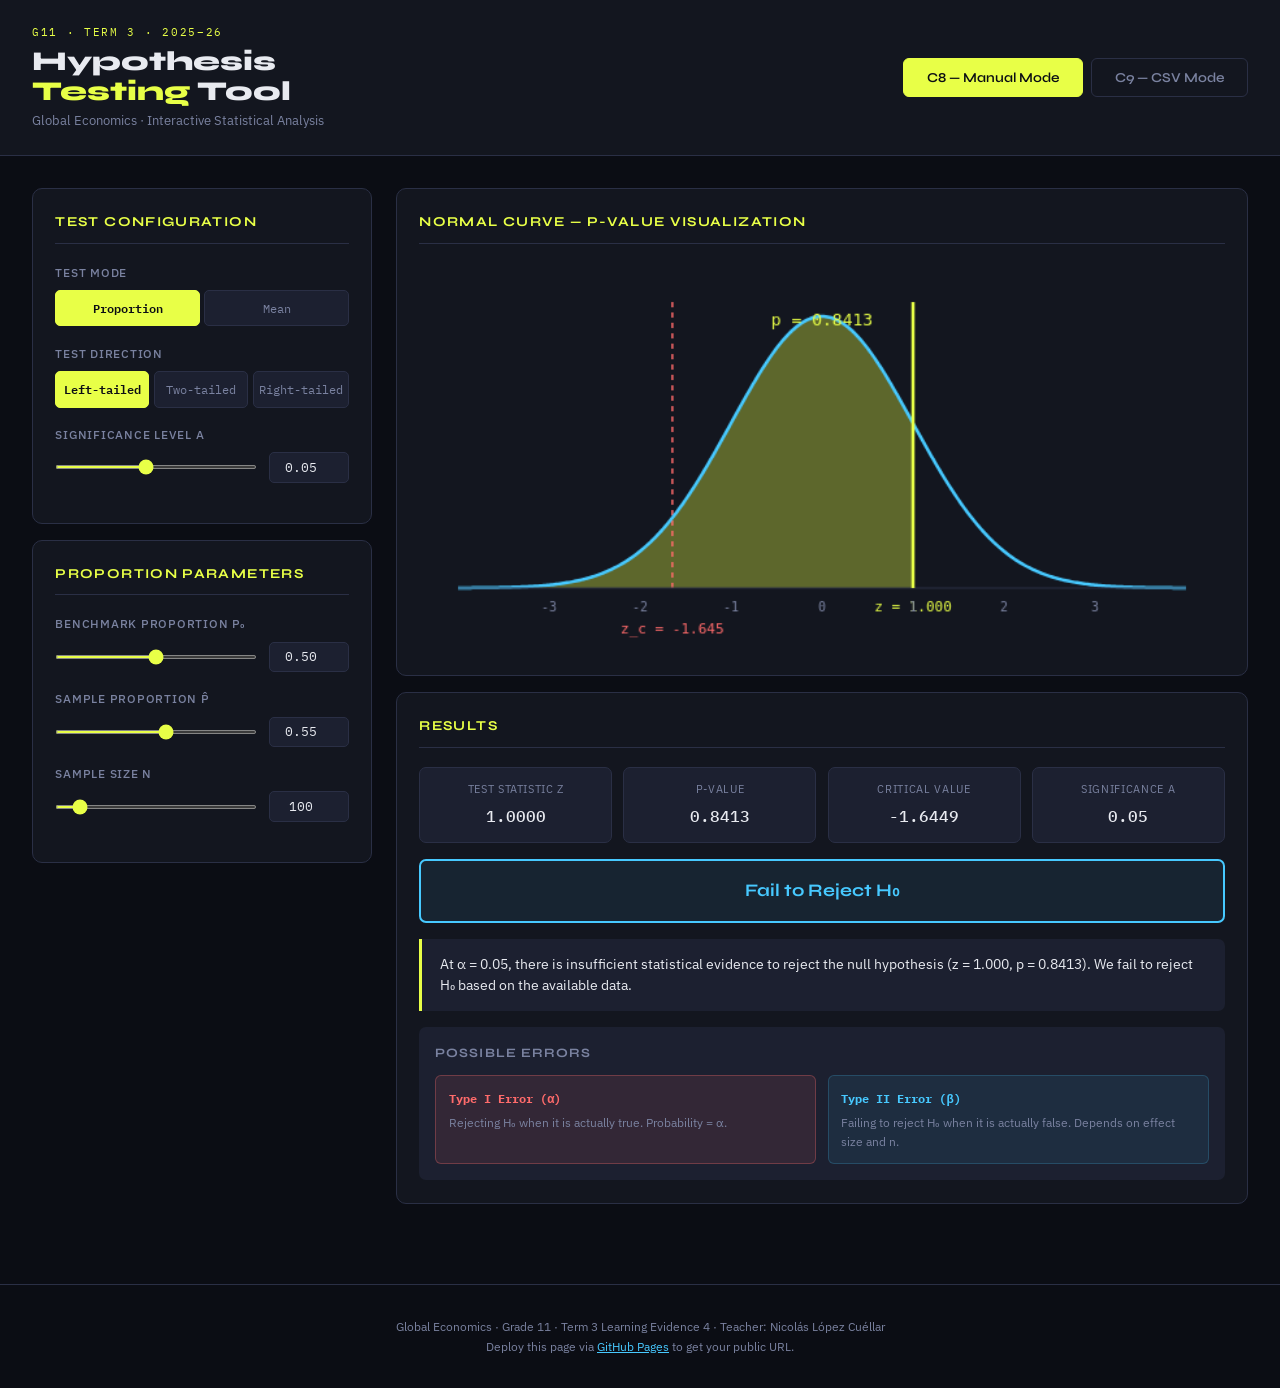
<file: index.html>
<!DOCTYPE html>
<html lang="en">
<head>
<meta charset="UTF-8"/>
<meta name="viewport" content="width=device-width, initial-scale=1.0"/>
<title>Hypothesis Testing Tool — Global Economics G11</title>
<link href="https://fonts.googleapis.com/css2?family=Syne:wght@400;600;700;800&family=IBM+Plex+Mono:wght@400;500&family=IBM+Plex+Sans:wght@300;400;500&display=swap" rel="stylesheet"/>
<link rel="stylesheet" href="style.css"/>
</head>
<body>

<header>
  <div class="header-inner">
    <div class="logo-block">
      <span class="logo-tag">G11 · Term 3 · 2025–26</span>
      <h1>Hypothesis<br/><em>Testing</em> Tool</h1>
      <p class="subtitle">Global Economics · Interactive Statistical Analysis</p>
    </div>
    <nav class="tab-nav">
      <button class="tab-btn active" data-tab="c8">C8 — Manual Mode</button>
      <button class="tab-btn" data-tab="c9">C9 — CSV Mode</button>
    </nav>
  </div>
</header>

<!-- ═══════════════════════ C8 PANEL ═══════════════════════ -->
<main id="tab-c8" class="tab-panel active">
  <div class="panel-grid">

    <!-- LEFT: controls -->
    <aside class="controls-col">
      <section class="card">
        <h2 class="card-title">Test Configuration</h2>

        <div class="field-group">
          <label>Test Mode</label>
          <div class="toggle-group" id="modeToggle">
            <button class="toggle-btn active" data-mode="proportion">Proportion</button>
            <button class="toggle-btn" data-mode="mean">Mean</button>
          </div>
        </div>

        <div class="field-group">
          <label>Test Direction</label>
          <div class="toggle-group" id="tailToggle">
            <button class="toggle-btn active" data-tail="left">Left-tailed</button>
            <button class="toggle-btn" data-tail="two">Two-tailed</button>
            <button class="toggle-btn" data-tail="right">Right-tailed</button>
          </div>
        </div>

        <div class="field-group">
          <label>Significance Level α</label>
          <div class="slider-row">
            <input type="range" id="alphaSlider" min="0.01" max="0.10" step="0.01" value="0.05"/>
            <input type="number" id="alphaBox" min="0.01" max="0.10" step="0.01" value="0.05"/>
          </div>
        </div>
      </section>

      <!-- PROPORTION PARAMS -->
      <section class="card" id="proportionParams">
        <h2 class="card-title">Proportion Parameters</h2>

        <div class="field-group">
          <label>Benchmark Proportion p₀</label>
          <div class="slider-row">
            <input type="range" id="p0Slider" min="0.01" max="0.99" step="0.01" value="0.50"/>
            <input type="number" id="p0Box" min="0.01" max="0.99" step="0.01" value="0.50"/>
          </div>
        </div>

        <div class="field-group">
          <label>Sample Proportion p̂</label>
          <div class="slider-row">
            <input type="range" id="phatSlider" min="0.01" max="0.99" step="0.01" value="0.55"/>
            <input type="number" id="phatBox" min="0.01" max="0.99" step="0.01" value="0.55"/>
          </div>
        </div>

        <div class="field-group">
          <label>Sample Size n</label>
          <div class="slider-row">
            <input type="range" id="nPropSlider" min="10" max="1000" step="1" value="100"/>
            <input type="number" id="nPropBox" min="10" max="1000" step="1" value="100"/>
          </div>
        </div>
      </section>

      <!-- MEAN PARAMS -->
      <section class="card hidden" id="meanParams">
        <h2 class="card-title">Mean Parameters</h2>

        <div class="field-group">
          <label>Benchmark Mean μ₀</label>
          <div class="slider-row">
            <input type="range" id="mu0Slider" min="0" max="200" step="0.5" value="100"/>
            <input type="number" id="mu0Box" min="0" max="200" step="0.5" value="100"/>
          </div>
        </div>

        <div class="field-group">
          <label>Sample Mean x̄</label>
          <div class="slider-row">
            <input type="range" id="xbarSlider" min="0" max="200" step="0.5" value="105"/>
            <input type="number" id="xbarBox" min="0" max="200" step="0.5" value="105"/>
          </div>
        </div>

        <div class="field-group">
          <label>Standard Deviation / SE σ</label>
          <div class="slider-row">
            <input type="range" id="sigmaSlider" min="1" max="50" step="0.5" value="15"/>
            <input type="number" id="sigmaBox" min="1" max="50" step="0.5" value="15"/>
          </div>
        </div>

        <div class="field-group">
          <label>Sample Size n</label>
          <div class="slider-row">
            <input type="range" id="nMeanSlider" min="2" max="500" step="1" value="50"/>
            <input type="number" id="nMeanBox" min="2" max="500" step="1" value="50"/>
          </div>
        </div>
      </section>
    </aside>

    <!-- RIGHT: output -->
    <div class="output-col">
      <section class="card chart-card">
        <h2 class="card-title">Normal Curve — p-value Visualization</h2>
        <canvas id="normalCanvas" width="620" height="300"></canvas>
      </section>

      <section class="card results-card">
        <h2 class="card-title">Results</h2>
        <div class="results-grid" id="resultsGrid">
          <div class="stat-box"><span class="stat-label">Test Statistic z</span><span class="stat-val" id="resZ">—</span></div>
          <div class="stat-box"><span class="stat-label">p-value</span><span class="stat-val" id="resPval">—</span></div>
          <div class="stat-box"><span class="stat-label">Critical Value</span><span class="stat-val" id="resCrit">—</span></div>
          <div class="stat-box"><span class="stat-label">Significance α</span><span class="stat-val" id="resAlpha">—</span></div>
        </div>
        <div class="decision-box" id="decisionBox">
          <span class="decision-label" id="decisionLabel">—</span>
        </div>
        <div class="conclusion-box" id="conclusionBox">
          <p id="conclusionText">Adjust parameters to see the conclusion.</p>
        </div>
        <div class="error-box">
          <h3>Possible Errors</h3>
          <div class="error-grid">
            <div class="error-item type1"><strong>Type I Error (α)</strong><p>Rejecting H₀ when it is actually true. Probability = α.</p></div>
            <div class="error-item type2"><strong>Type II Error (β)</strong><p>Failing to reject H₀ when it is actually false. Depends on effect size and n.</p></div>
          </div>
        </div>
      </section>
    </div>

  </div>
</main>

<!-- ═══════════════════════ C9 PANEL ═══════════════════════ -->
<main id="tab-c9" class="tab-panel">
  <div class="panel-grid">

    <aside class="controls-col">
      <section class="card">
        <h2 class="card-title">Upload CSV Data</h2>
        <div class="upload-zone" id="uploadZone">
          <input type="file" id="csvFile" accept=".csv"/>
          <div class="upload-ui">
            <svg width="40" height="40" viewBox="0 0 24 24" fill="none" stroke="currentColor" stroke-width="1.5"><path d="M21 15v4a2 2 0 0 1-2 2H5a2 2 0 0 1-2-2v-4"/><polyline points="17 8 12 3 7 8"/><line x1="12" y1="3" x2="12" y2="15"/></svg>
            <p>Drop CSV file here or <label for="csvFile" class="link-label">browse</label></p>
            <small>Use the provided example files to test</small>
          </div>
        </div>

        <div class="example-downloads">
          <p class="example-label">Example files:</p>
          <button class="dl-btn" id="dlMean">⬇ Download Mean Example CSV</button>
          <button class="dl-btn" id="dlProp">⬇ Download Proportion Example CSV</button>
        </div>
      </section>

      <section class="card hidden" id="csvConfigCard">
        <h2 class="card-title">Configure Test</h2>

        <div class="field-group" id="colSelectGroup">
          <label>Group Column</label>
          <select id="groupColSelect"></select>
        </div>

        <div class="field-group" id="valueColGroup">
          <label>Value Column</label>
          <select id="valueColSelect"></select>
        </div>

        <div class="field-group" id="groupAGroup">
          <label>Benchmark Group (H₀)</label>
          <select id="groupASelect"></select>
        </div>

        <div class="field-group" id="groupBGroup">
          <label>Test Group (H₁)</label>
          <select id="groupBSelect"></select>
        </div>

        <div class="field-group">
          <label>Test Direction</label>
          <div class="toggle-group" id="csvTailToggle">
            <button class="toggle-btn active" data-tail="left">Left</button>
            <button class="toggle-btn" data-tail="two">Two</button>
            <button class="toggle-btn" data-tail="right">Right</button>
          </div>
        </div>

        <div class="field-group">
          <label>Significance Level α</label>
          <div class="slider-row">
            <input type="range" id="csvAlphaSlider" min="0.01" max="0.10" step="0.01" value="0.05"/>
            <input type="number" id="csvAlphaBox" min="0.01" max="0.10" step="0.01" value="0.05"/>
          </div>
        </div>

        <button class="run-btn" id="runCsvTest">Run Hypothesis Test</button>
      </section>
    </aside>

    <div class="output-col">
      <section class="card" id="csvSummaryCard">
        <h2 class="card-title">Group Summary Statistics</h2>
        <div id="csvSummary"><p class="placeholder">Upload a CSV to see summary statistics.</p></div>
      </section>

      <section class="card chart-card hidden" id="csvChartCard">
        <h2 class="card-title">Normal Curve — p-value Visualization</h2>
        <canvas id="csvCanvas" width="620" height="300"></canvas>
      </section>

      <section class="card results-card hidden" id="csvResultsCard">
        <h2 class="card-title">Test Results</h2>
        <div class="results-grid" id="csvResultsGrid">
          <div class="stat-box"><span class="stat-label">Test Statistic z</span><span class="stat-val" id="csvResZ">—</span></div>
          <div class="stat-box"><span class="stat-label">p-value</span><span class="stat-val" id="csvResPval">—</span></div>
          <div class="stat-box"><span class="stat-label">Critical Value</span><span class="stat-val" id="csvResCrit">—</span></div>
          <div class="stat-box"><span class="stat-label">Significance α</span><span class="stat-val" id="csvResAlpha">—</span></div>
        </div>
        <div class="decision-box" id="csvDecisionBox">
          <span class="decision-label" id="csvDecisionLabel">—</span>
        </div>
        <div class="conclusion-box" id="csvConclusionBox">
          <p id="csvConclusionText">—</p>
        </div>
      </section>
    </div>

  </div>
</main>

<footer>
  <p>Global Economics · Grade 11 · Term 3 Learning Evidence 4 · Teacher: Nicolás López Cuéllar</p>
  <p>Deploy this page via <a href="https://pages.github.com/" target="_blank">GitHub Pages</a> to get your public URL.</p>
</footer>

<script src="app.js"></script>
</body>
</html>
</file>
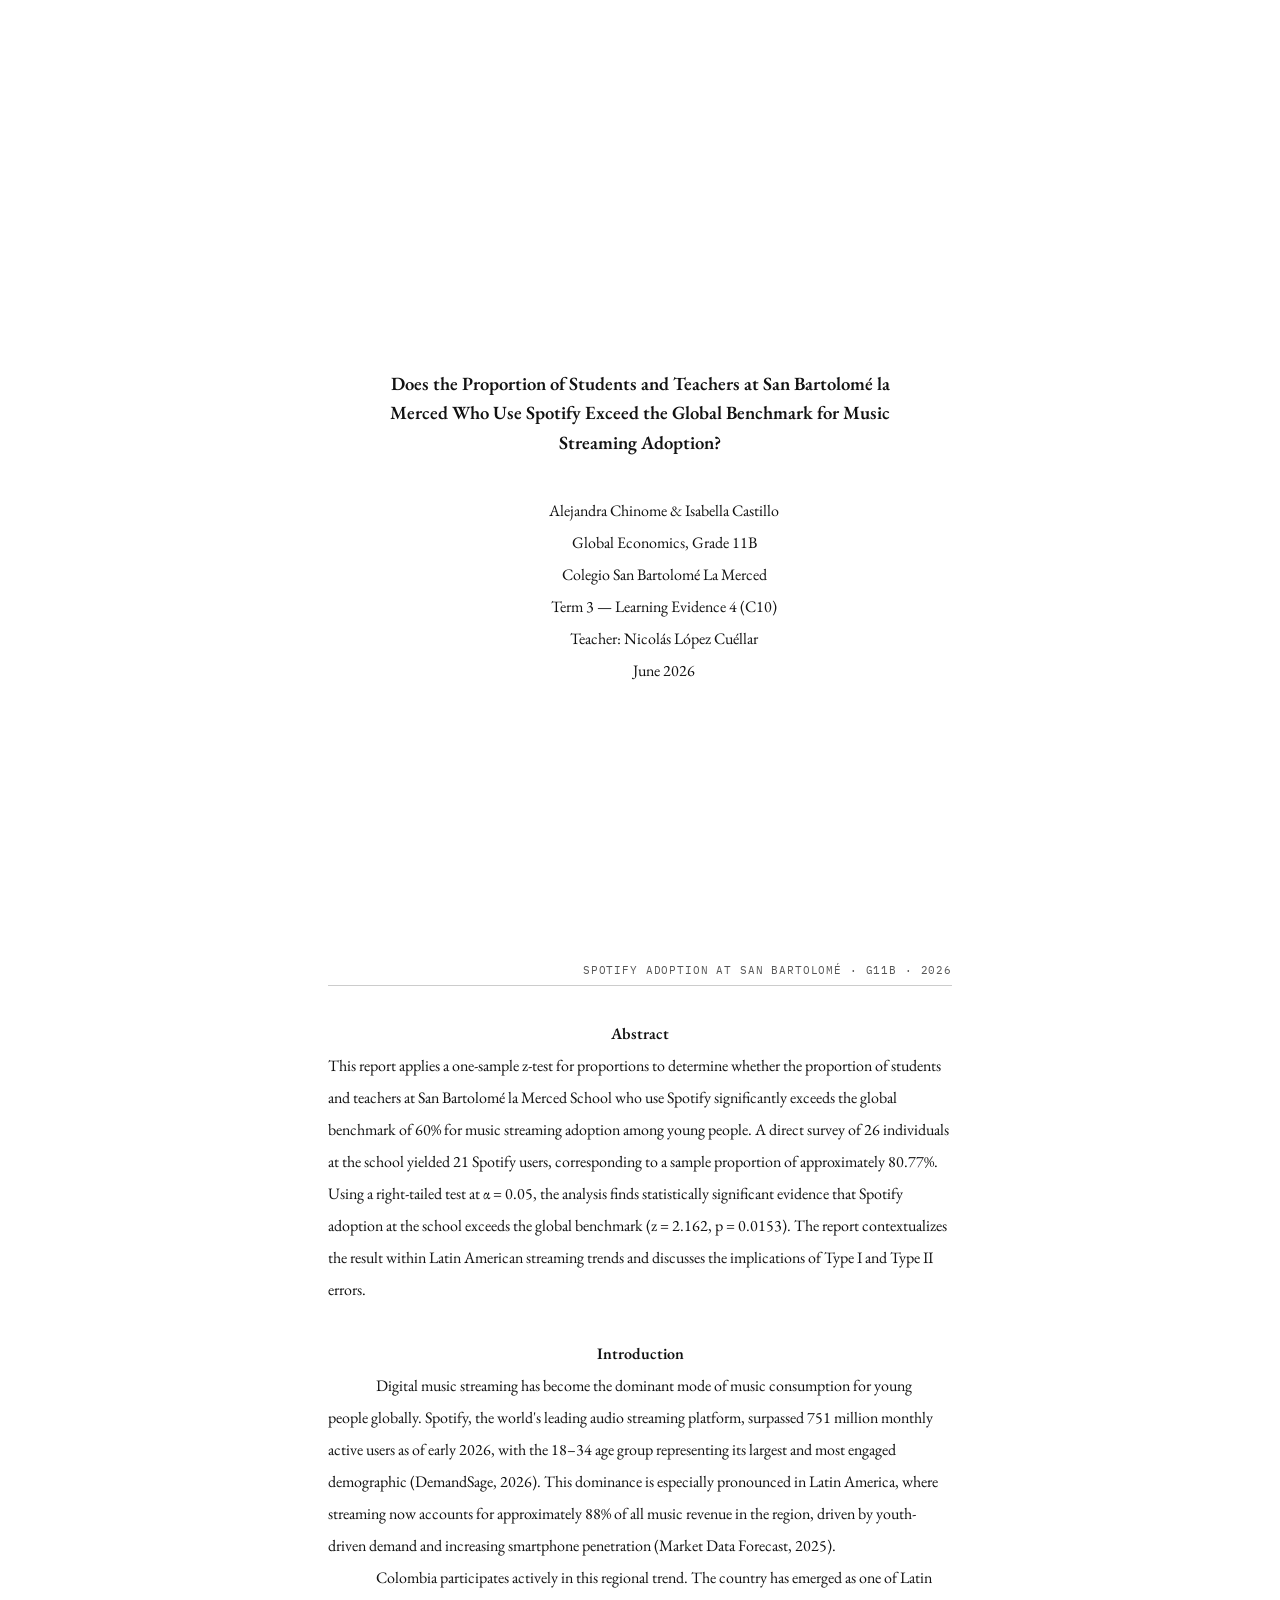
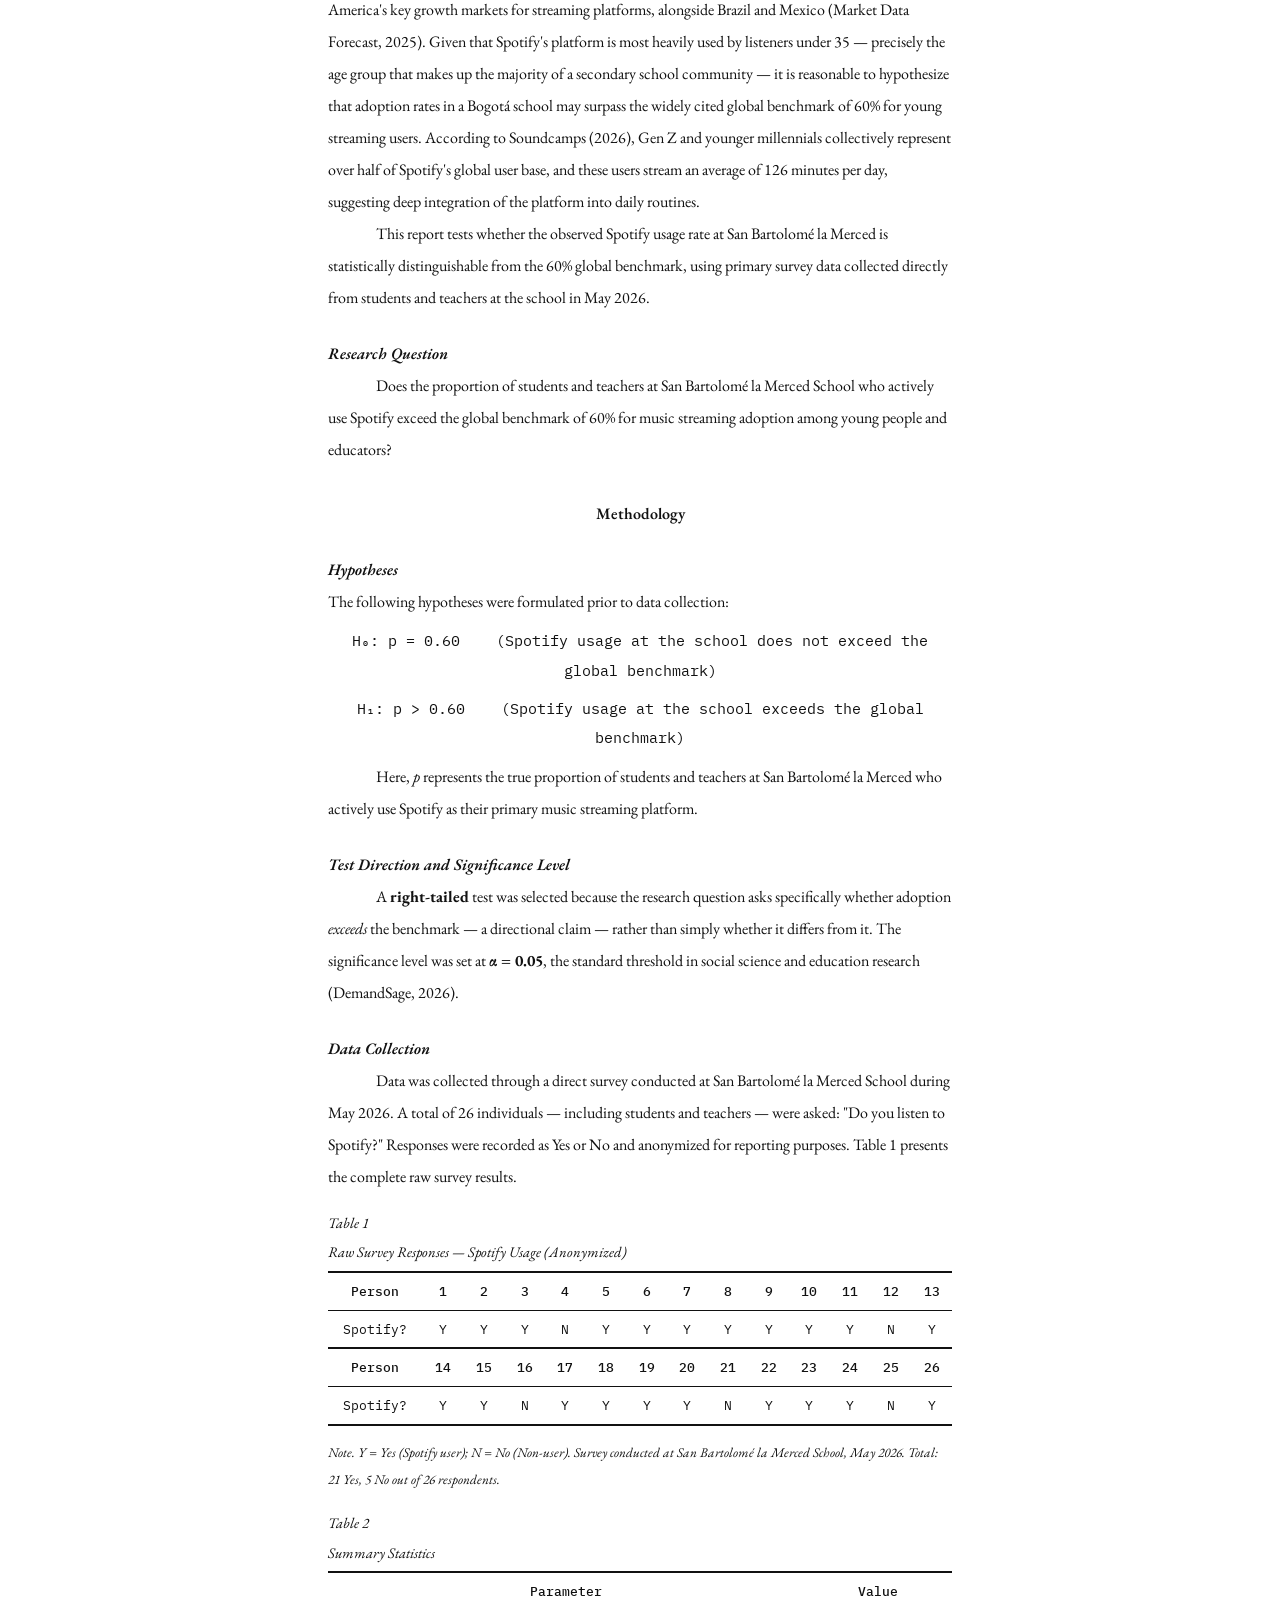
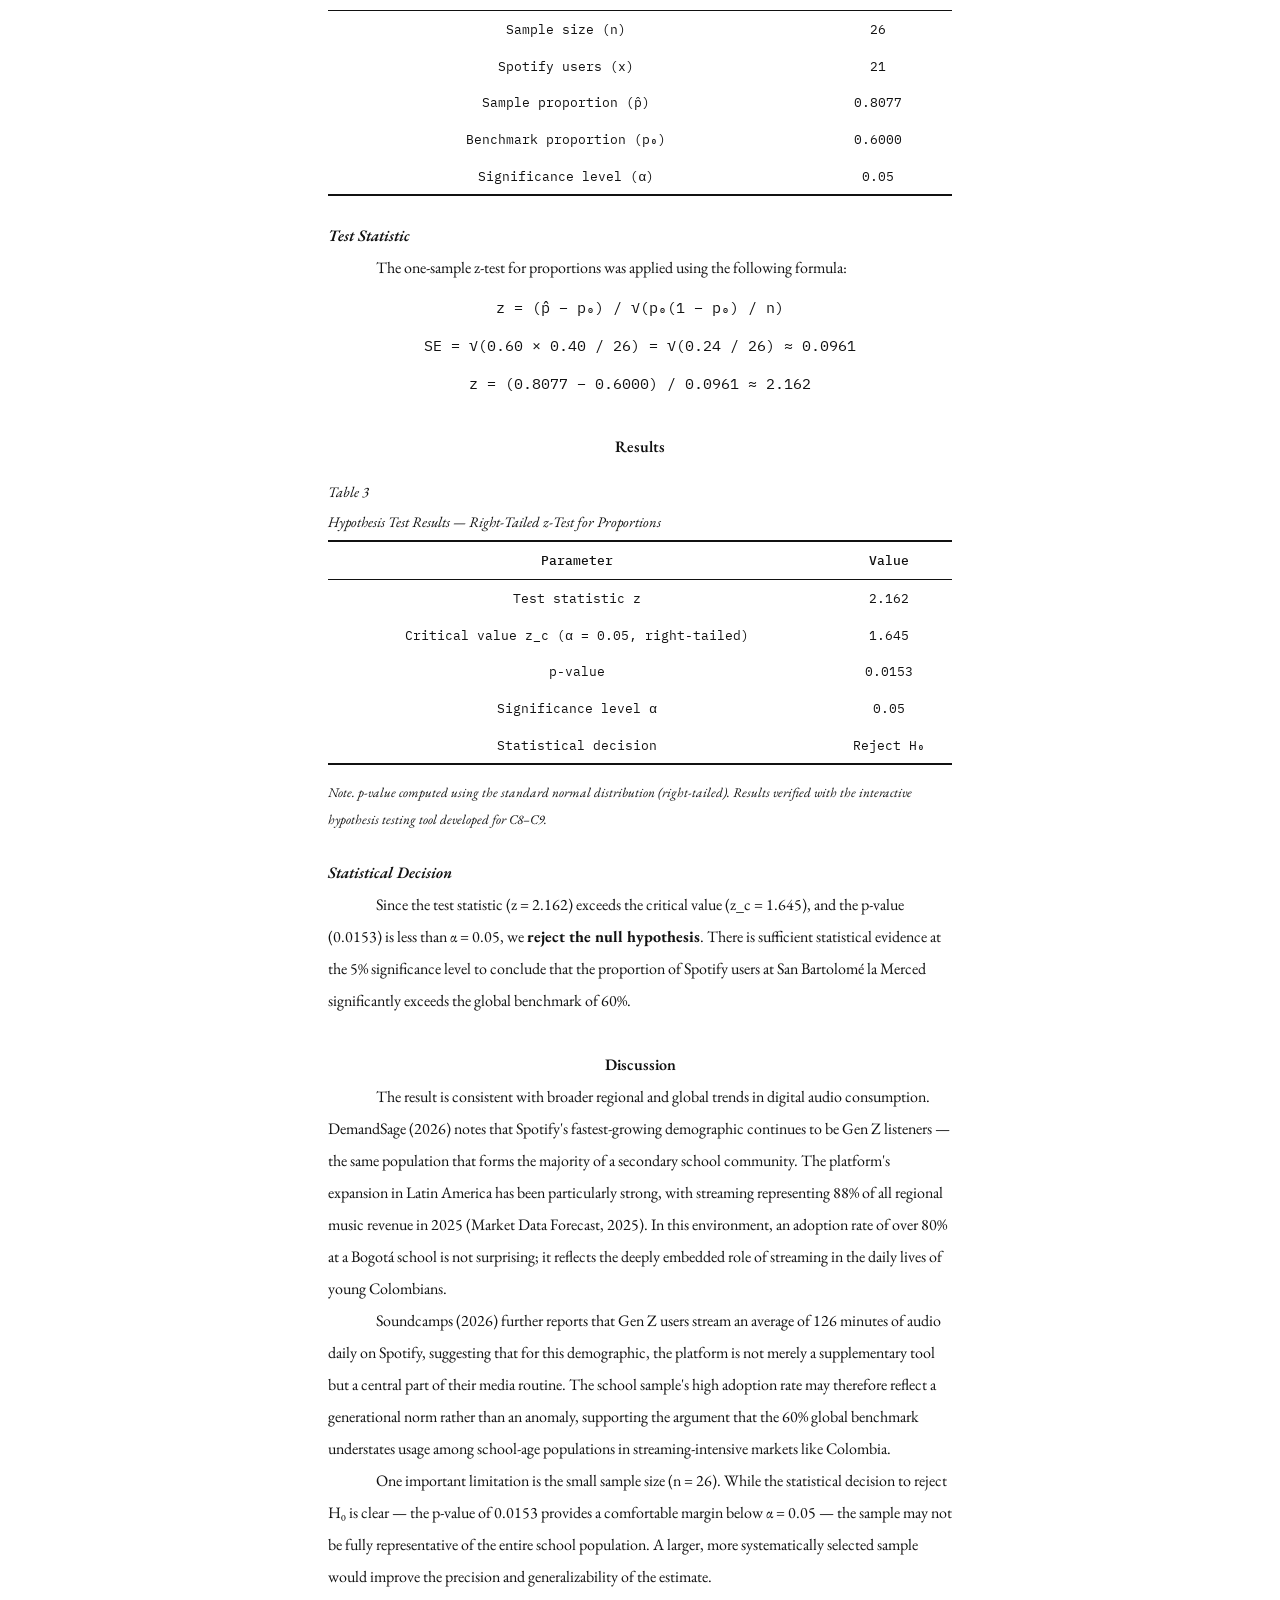
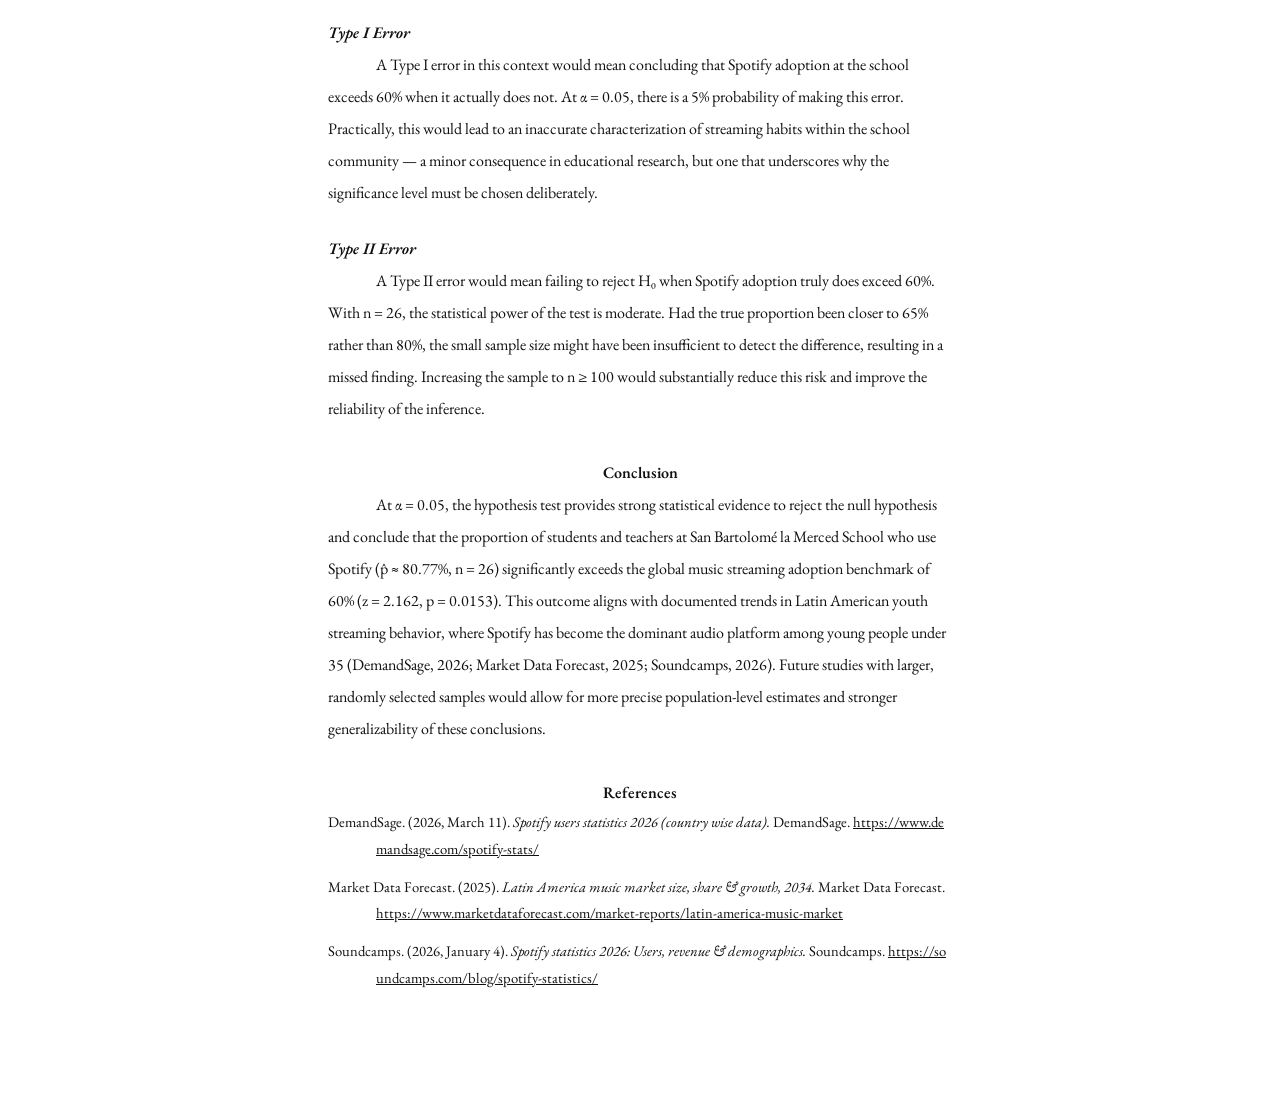
<file: C10_report.html>
<!DOCTYPE html>
<html lang="en">
<head>
<meta charset="UTF-8"/>
<title>C10 Report — Spotify Usage at San Bartolomé la Merced</title>
<style>
  @import url('https://fonts.googleapis.com/css2?family=EB+Garamond:ital,wght@0,400;0,600;1,400&family=IBM+Plex+Mono:wght@400;500&display=swap');
  *, *::before, *::after { box-sizing: border-box; margin: 0; padding: 0; }
  body { font-family: 'EB Garamond', serif; font-size: 12pt; line-height: 2; background: #fff; color: #111; }
  .page { max-width: 8.5in; margin: 0 auto; padding: 1in; }
  .title-page { min-height: 9in; display: flex; flex-direction: column; align-items: center; justify-content: center; text-align: center; page-break-after: always; }
  .title-page h1 { font-size: 14pt; font-weight: 600; line-height: 1.6; margin-bottom: 2em; max-width: 5.5in; }
  .title-meta p { font-size: 12pt; line-height: 2; }
  .running-head { font-family: 'IBM Plex Mono', monospace; font-size: 8pt; letter-spacing: 0.08em; text-transform: uppercase; color: #555; text-align: right; margin-bottom: 0.5em; border-bottom: 1px solid #ccc; padding-bottom: 0.3em; }
  h2 { font-size: 12pt; font-weight: 600; text-align: center; margin-top: 2em; margin-bottom: 0; }
  h3 { font-size: 12pt; font-weight: 600; font-style: italic; text-align: left; margin-top: 1.5em; margin-bottom: 0; }
  p { margin-top: 0; margin-bottom: 0; text-indent: 0.5in; }
  p.no-indent { text-indent: 0; }
  .formula { font-family: 'IBM Plex Mono', monospace; font-size: 11pt; text-align: center; margin: 0.6em 0; text-indent: 0; }
  table { width: 100%; border-collapse: collapse; margin: 1em 0; font-size: 11pt; }
  caption { font-style: italic; text-align: left; font-size: 11pt; margin-bottom: 0.3em; }
  th, td { padding: 5px 10px; text-align: center; }
  thead tr { border-top: 2px solid #111; border-bottom: 1px solid #111; }
  tbody tr:last-child { border-bottom: 2px solid #111; }
  th { font-weight: 500; font-family: 'IBM Plex Mono', monospace; font-size: 10pt; }
  td { font-family: 'IBM Plex Mono', monospace; font-size: 10pt; }
  .table-note { font-size: 10pt; font-style: italic; text-indent: 0; margin-top: 0.3em; }
  .ref-entry { padding-left: 0.5in; text-indent: -0.5in; margin-bottom: 0.8em; font-size: 11pt; line-height: 1.8; }
  .ref-entry a { color: #111; word-break: break-all; }
  @media print { body { background: white; } .page { padding: 1in; } }
</style>
</head>
<body>
<div class="page">

<!-- TITLE PAGE -->
<div class="title-page">
  <h1>Does the Proportion of Students and Teachers at San Bartolomé la Merced Who Use Spotify Exceed the Global Benchmark for Music Streaming Adoption?</h1>
  <div class="title-meta">
    <p>Alejandra Chinome &amp; Isabella Castillo</p>
    <p>Global Economics, Grade 11B</p>
    <p>Colegio San Bartolomé La Merced</p>
    <p>Term 3 — Learning Evidence 4 (C10)</p>
    <p>Teacher: Nicolás López Cuéllar</p>
    <p>June 2026</p>
  </div>
</div>

<!-- BODY -->
<div class="running-head">Spotify Adoption at San Bartolomé · G11B · 2026</div>

<h2>Abstract</h2>
<p class="no-indent">
  This report applies a one-sample z-test for proportions to determine whether the proportion of students and teachers at San Bartolomé la Merced School who use Spotify significantly exceeds the global benchmark of 60% for music streaming adoption among young people. A direct survey of 26 individuals at the school yielded 21 Spotify users, corresponding to a sample proportion of approximately 80.77%. Using a right-tailed test at α = 0.05, the analysis finds statistically significant evidence that Spotify adoption at the school exceeds the global benchmark (z = 2.162, p = 0.0153). The report contextualizes the result within Latin American streaming trends and discusses the implications of Type I and Type II errors.
</p>

<h2>Introduction</h2>
<p>
  Digital music streaming has become the dominant mode of music consumption for young people globally. Spotify, the world's leading audio streaming platform, surpassed 751 million monthly active users as of early 2026, with the 18–34 age group representing its largest and most engaged demographic (DemandSage, 2026). This dominance is especially pronounced in Latin America, where streaming now accounts for approximately 88% of all music revenue in the region, driven by youth-driven demand and increasing smartphone penetration (Market Data Forecast, 2025).
</p>
<p>
  Colombia participates actively in this regional trend. The country has emerged as one of Latin America's key growth markets for streaming platforms, alongside Brazil and Mexico (Market Data Forecast, 2025). Given that Spotify's platform is most heavily used by listeners under 35 — precisely the age group that makes up the majority of a secondary school community — it is reasonable to hypothesize that adoption rates in a Bogotá school may surpass the widely cited global benchmark of 60% for young streaming users. According to Soundcamps (2026), Gen Z and younger millennials collectively represent over half of Spotify's global user base, and these users stream an average of 126 minutes per day, suggesting deep integration of the platform into daily routines.
</p>
<p>
  This report tests whether the observed Spotify usage rate at San Bartolomé la Merced is statistically distinguishable from the 60% global benchmark, using primary survey data collected directly from students and teachers at the school in May 2026.
</p>

<h3>Research Question</h3>
<p>
  Does the proportion of students and teachers at San Bartolomé la Merced School who actively use Spotify exceed the global benchmark of 60% for music streaming adoption among young people and educators?
</p>

<h2>Methodology</h2>

<h3>Hypotheses</h3>
<p class="no-indent">The following hypotheses were formulated prior to data collection:</p>
<p class="formula">H₀: p = 0.60 &nbsp;&nbsp; (Spotify usage at the school does not exceed the global benchmark)</p>
<p class="formula">H₁: p &gt; 0.60 &nbsp;&nbsp; (Spotify usage at the school exceeds the global benchmark)</p>
<p>
  Here, <em>p</em> represents the true proportion of students and teachers at San Bartolomé la Merced who actively use Spotify as their primary music streaming platform.
</p>

<h3>Test Direction and Significance Level</h3>
<p>
  A <strong>right-tailed</strong> test was selected because the research question asks specifically whether adoption <em>exceeds</em> the benchmark — a directional claim — rather than simply whether it differs from it. The significance level was set at <strong>α = 0.05</strong>, the standard threshold in social science and education research (DemandSage, 2026).
</p>

<h3>Data Collection</h3>
<p>
  Data was collected through a direct survey conducted at San Bartolomé la Merced School during May 2026. A total of 26 individuals — including students and teachers — were asked: "Do you listen to Spotify?" Responses were recorded as Yes or No and anonymized for reporting purposes. Table 1 presents the complete raw survey results.
</p>

<table>
  <caption>Table 1<br/><em>Raw Survey Responses — Spotify Usage (Anonymized)</em></caption>
  <thead>
    <tr><th>Person</th><th>1</th><th>2</th><th>3</th><th>4</th><th>5</th><th>6</th><th>7</th><th>8</th><th>9</th><th>10</th><th>11</th><th>12</th><th>13</th></tr>
  </thead>
  <tbody>
    <tr><td>Spotify?</td><td>Y</td><td>Y</td><td>Y</td><td>N</td><td>Y</td><td>Y</td><td>Y</td><td>Y</td><td>Y</td><td>Y</td><td>Y</td><td>N</td><td>Y</td></tr>
  </tbody>
  <thead>
    <tr><th>Person</th><th>14</th><th>15</th><th>16</th><th>17</th><th>18</th><th>19</th><th>20</th><th>21</th><th>22</th><th>23</th><th>24</th><th>25</th><th>26</th></tr>
  </thead>
  <tbody>
    <tr><td>Spotify?</td><td>Y</td><td>Y</td><td>N</td><td>Y</td><td>Y</td><td>Y</td><td>Y</td><td>N</td><td>Y</td><td>Y</td><td>Y</td><td>N</td><td>Y</td></tr>
  </tbody>
</table>
<p class="table-note no-indent"><em>Note.</em> Y = Yes (Spotify user); N = No (Non-user). Survey conducted at San Bartolomé la Merced School, May 2026. Total: 21 Yes, 5 No out of 26 respondents.</p>

<table>
  <caption>Table 2<br/><em>Summary Statistics</em></caption>
  <thead><tr><th>Parameter</th><th>Value</th></tr></thead>
  <tbody>
    <tr><td>Sample size (n)</td><td>26</td></tr>
    <tr><td>Spotify users (x)</td><td>21</td></tr>
    <tr><td>Sample proportion (p̂)</td><td>0.8077</td></tr>
    <tr><td>Benchmark proportion (p₀)</td><td>0.6000</td></tr>
    <tr><td>Significance level (α)</td><td>0.05</td></tr>
  </tbody>
</table>

<h3>Test Statistic</h3>
<p>The one-sample z-test for proportions was applied using the following formula:</p>
<p class="formula">z = (p̂ − p₀) / √(p₀(1 − p₀) / n)</p>
<p class="formula">SE = √(0.60 × 0.40 / 26) = √(0.24 / 26) ≈ 0.0961</p>
<p class="formula">z = (0.8077 − 0.6000) / 0.0961 ≈ 2.162</p>

<h2>Results</h2>

<table>
  <caption>Table 3<br/><em>Hypothesis Test Results — Right-Tailed z-Test for Proportions</em></caption>
  <thead><tr><th>Parameter</th><th>Value</th></tr></thead>
  <tbody>
    <tr><td>Test statistic z</td><td>2.162</td></tr>
    <tr><td>Critical value z_c (α = 0.05, right-tailed)</td><td>1.645</td></tr>
    <tr><td>p-value</td><td>0.0153</td></tr>
    <tr><td>Significance level α</td><td>0.05</td></tr>
    <tr><td>Statistical decision</td><td>Reject H₀</td></tr>
  </tbody>
</table>
<p class="table-note no-indent"><em>Note.</em> p-value computed using the standard normal distribution (right-tailed). Results verified with the interactive hypothesis testing tool developed for C8–C9.</p>

<h3>Statistical Decision</h3>
<p>
  Since the test statistic (z = 2.162) exceeds the critical value (z_c = 1.645), and the p-value (0.0153) is less than α = 0.05, we <strong>reject the null hypothesis</strong>. There is sufficient statistical evidence at the 5% significance level to conclude that the proportion of Spotify users at San Bartolomé la Merced significantly exceeds the global benchmark of 60%.
</p>

<h2>Discussion</h2>
<p>
  The result is consistent with broader regional and global trends in digital audio consumption. DemandSage (2026) notes that Spotify's fastest-growing demographic continues to be Gen Z listeners — the same population that forms the majority of a secondary school community. The platform's expansion in Latin America has been particularly strong, with streaming representing 88% of all regional music revenue in 2025 (Market Data Forecast, 2025). In this environment, an adoption rate of over 80% at a Bogotá school is not surprising; it reflects the deeply embedded role of streaming in the daily lives of young Colombians.
</p>
<p>
  Soundcamps (2026) further reports that Gen Z users stream an average of 126 minutes of audio daily on Spotify, suggesting that for this demographic, the platform is not merely a supplementary tool but a central part of their media routine. The school sample's high adoption rate may therefore reflect a generational norm rather than an anomaly, supporting the argument that the 60% global benchmark understates usage among school-age populations in streaming-intensive markets like Colombia.
</p>
<p>
  One important limitation is the small sample size (n = 26). While the statistical decision to reject H₀ is clear — the p-value of 0.0153 provides a comfortable margin below α = 0.05 — the sample may not be fully representative of the entire school population. A larger, more systematically selected sample would improve the precision and generalizability of the estimate.
</p>

<h3>Type I Error</h3>
<p>
  A Type I error in this context would mean concluding that Spotify adoption at the school exceeds 60% when it actually does not. At α = 0.05, there is a 5% probability of making this error. Practically, this would lead to an inaccurate characterization of streaming habits within the school community — a minor consequence in educational research, but one that underscores why the significance level must be chosen deliberately.
</p>

<h3>Type II Error</h3>
<p>
  A Type II error would mean failing to reject H₀ when Spotify adoption truly does exceed 60%. With n = 26, the statistical power of the test is moderate. Had the true proportion been closer to 65% rather than 80%, the small sample size might have been insufficient to detect the difference, resulting in a missed finding. Increasing the sample to n ≥ 100 would substantially reduce this risk and improve the reliability of the inference.
</p>

<h2>Conclusion</h2>
<p>
  At α = 0.05, the hypothesis test provides strong statistical evidence to reject the null hypothesis and conclude that the proportion of students and teachers at San Bartolomé la Merced School who use Spotify (p̂ ≈ 80.77%, n = 26) significantly exceeds the global music streaming adoption benchmark of 60% (z = 2.162, p = 0.0153). This outcome aligns with documented trends in Latin American youth streaming behavior, where Spotify has become the dominant audio platform among young people under 35 (DemandSage, 2026; Market Data Forecast, 2025; Soundcamps, 2026). Future studies with larger, randomly selected samples would allow for more precise population-level estimates and stronger generalizability of these conclusions.
</p>

<!-- REFERENCES -->
<div style="page-break-before: always;">
<h2>References</h2>

<div class="ref-entry">
  DemandSage. (2026, March 11). <em>Spotify users statistics 2026 (country wise data).</em> DemandSage. <a href="https://www.demandsage.com/spotify-stats/">https://www.demandsage.com/spotify-stats/</a>
</div>

<div class="ref-entry">
  Market Data Forecast. (2025). <em>Latin America music market size, share &amp; growth, 2034.</em> Market Data Forecast. <a href="https://www.marketdataforecast.com/market-reports/latin-america-music-market">https://www.marketdataforecast.com/market-reports/latin-america-music-market</a>
</div>

<div class="ref-entry">
  Soundcamps. (2026, January 4). <em>Spotify statistics 2026: Users, revenue &amp; demographics.</em> Soundcamps. <a href="https://soundcamps.com/blog/spotify-statistics/">https://soundcamps.com/blog/spotify-statistics/</a>
</div>

</div><!-- end references -->

</div><!-- end .page -->
</body>
</html>
</file>
<file: style.css>
/* ── Reset & Base ───────────────────────────────────────── */
*, *::before, *::after { box-sizing: border-box; margin: 0; padding: 0; }

:root {
  --bg:       #0b0d14;
  --surface:  #13161f;
  --surface2: #1c2030;
  --border:   #2a2f45;
  --accent:   #e8ff47;
  --accent2:  #47c9ff;
  --danger:   #ff6b6b;
  --text:     #e8eaf0;
  --muted:    #7a82a0;
  --reject:   #ff6b6b;
  --fail:     #47c9ff;
  --font-head: 'Syne', sans-serif;
  --font-mono: 'IBM Plex Mono', monospace;
  --font-body: 'IBM Plex Sans', sans-serif;
  --radius: 10px;
}

body {
  font-family: var(--font-body);
  background: var(--bg);
  color: var(--text);
  min-height: 100vh;
  line-height: 1.6;
}

/* ── Header ─────────────────────────────────────────────── */
header {
  background: var(--surface);
  border-bottom: 1px solid var(--border);
  padding: 1.5rem 2rem;
  position: sticky;
  top: 0;
  z-index: 100;
}

.header-inner {
  max-width: 1280px;
  margin: 0 auto;
  display: flex;
  align-items: center;
  justify-content: space-between;
  gap: 2rem;
  flex-wrap: wrap;
}

.logo-tag {
  font-family: var(--font-mono);
  font-size: 0.7rem;
  color: var(--accent);
  letter-spacing: 0.15em;
  text-transform: uppercase;
  display: block;
  margin-bottom: 0.3rem;
}

.logo-block h1 {
  font-family: var(--font-head);
  font-size: 1.7rem;
  font-weight: 800;
  line-height: 1.1;
  color: var(--text);
}
.logo-block h1 em { color: var(--accent); font-style: normal; }

.subtitle {
  font-size: 0.8rem;
  color: var(--muted);
  margin-top: 0.25rem;
}

.tab-nav {
  display: flex;
  gap: 0.5rem;
}

.tab-btn {
  font-family: var(--font-head);
  font-size: 0.85rem;
  font-weight: 600;
  padding: 0.6rem 1.4rem;
  border-radius: 6px;
  border: 1px solid var(--border);
  background: transparent;
  color: var(--muted);
  cursor: pointer;
  transition: all 0.2s;
}
.tab-btn:hover { color: var(--text); border-color: var(--accent); }
.tab-btn.active { background: var(--accent); color: #0b0d14; border-color: var(--accent); }

/* ── Tab Panels ─────────────────────────────────────────── */
.tab-panel { display: none; max-width: 1280px; margin: 0 auto; padding: 2rem; }
.tab-panel.active { display: block; }

.panel-grid {
  display: grid;
  grid-template-columns: 340px 1fr;
  gap: 1.5rem;
  align-items: start;
}

/* ── Cards ──────────────────────────────────────────────── */
.card {
  background: var(--surface);
  border: 1px solid var(--border);
  border-radius: var(--radius);
  padding: 1.4rem;
  margin-bottom: 1rem;
}

.card-title {
  font-family: var(--font-head);
  font-size: 0.85rem;
  font-weight: 700;
  text-transform: uppercase;
  letter-spacing: 0.1em;
  color: var(--accent);
  margin-bottom: 1.2rem;
  padding-bottom: 0.6rem;
  border-bottom: 1px solid var(--border);
}

/* ── Fields ─────────────────────────────────────────────── */
.field-group { margin-bottom: 1.1rem; }

.field-group label {
  display: block;
  font-size: 0.78rem;
  font-weight: 500;
  color: var(--muted);
  text-transform: uppercase;
  letter-spacing: 0.06em;
  margin-bottom: 0.45rem;
}

/* Toggle group */
.toggle-group {
  display: flex;
  gap: 0.3rem;
}

.toggle-btn {
  flex: 1;
  font-family: var(--font-mono);
  font-size: 0.72rem;
  padding: 0.45rem 0.3rem;
  border: 1px solid var(--border);
  background: var(--surface2);
  color: var(--muted);
  border-radius: 5px;
  cursor: pointer;
  transition: all 0.18s;
  white-space: nowrap;
}
.toggle-btn:hover { color: var(--text); }
.toggle-btn.active { background: var(--accent); color: #0b0d14; border-color: var(--accent); font-weight: 600; }

/* Slider + number row */
.slider-row {
  display: flex;
  align-items: center;
  gap: 0.7rem;
}

input[type="range"] {
  flex: 1;
  accent-color: var(--accent);
  height: 4px;
  cursor: pointer;
}

input[type="number"], select {
  width: 80px;
  background: var(--surface2);
  border: 1px solid var(--border);
  border-radius: 5px;
  color: var(--text);
  font-family: var(--font-mono);
  font-size: 0.82rem;
  padding: 0.35rem 0.5rem;
  text-align: center;
}

select { width: 100%; text-align: left; }

input[type="number"]:focus, select:focus {
  outline: none;
  border-color: var(--accent);
}

/* ── Chart card ─────────────────────────────────────────── */
.chart-card canvas {
  width: 100%;
  height: auto;
  display: block;
  border-radius: 6px;
}

/* ── Results ─────────────────────────────────────────────── */
.results-grid {
  display: grid;
  grid-template-columns: repeat(4, 1fr);
  gap: 0.7rem;
  margin-bottom: 1rem;
}

.stat-box {
  background: var(--surface2);
  border: 1px solid var(--border);
  border-radius: 7px;
  padding: 0.8rem 0.6rem;
  text-align: center;
}

.stat-label {
  display: block;
  font-size: 0.68rem;
  color: var(--muted);
  text-transform: uppercase;
  letter-spacing: 0.06em;
  margin-bottom: 0.35rem;
}

.stat-val {
  display: block;
  font-family: var(--font-mono);
  font-size: 1rem;
  font-weight: 500;
  color: var(--text);
}

/* Decision */
.decision-box {
  padding: 1rem 1.2rem;
  border-radius: 7px;
  background: var(--surface2);
  border: 2px solid var(--border);
  text-align: center;
  margin-bottom: 1rem;
  transition: border-color 0.3s;
}

.decision-box.reject { border-color: var(--reject); background: rgba(255,107,107,0.08); }
.decision-box.fail   { border-color: var(--fail); background: rgba(71,201,255,0.08); }

.decision-label {
  font-family: var(--font-head);
  font-size: 1.1rem;
  font-weight: 700;
}
.decision-box.reject .decision-label { color: var(--reject); }
.decision-box.fail   .decision-label { color: var(--fail); }

/* Conclusion */
.conclusion-box {
  background: var(--surface2);
  border-left: 3px solid var(--accent);
  border-radius: 0 7px 7px 0;
  padding: 0.9rem 1.1rem;
  margin-bottom: 1rem;
}
.conclusion-box p {
  font-size: 0.85rem;
  color: var(--text);
  line-height: 1.6;
}

/* Errors */
.error-box { background: var(--surface2); border-radius: 7px; padding: 1rem; }
.error-box h3 { font-family: var(--font-head); font-size: 0.8rem; text-transform: uppercase; letter-spacing: 0.08em; color: var(--muted); margin-bottom: 0.7rem; }
.error-grid { display: grid; grid-template-columns: 1fr 1fr; gap: 0.7rem; }

.error-item {
  border-radius: 6px;
  padding: 0.8rem;
  font-size: 0.78rem;
}
.error-item strong { display: block; font-family: var(--font-mono); font-size: 0.75rem; margin-bottom: 0.3rem; }
.error-item p { color: var(--muted); line-height: 1.5; }
.error-item.type1 { background: rgba(255,107,107,0.1); border: 1px solid rgba(255,107,107,0.3); }
.error-item.type1 strong { color: var(--reject); }
.error-item.type2 { background: rgba(71,201,255,0.08); border: 1px solid rgba(71,201,255,0.2); }
.error-item.type2 strong { color: var(--fail); }

/* ── C9 Upload ──────────────────────────────────────────── */
.upload-zone {
  position: relative;
  border: 2px dashed var(--border);
  border-radius: 8px;
  padding: 2rem 1rem;
  text-align: center;
  cursor: pointer;
  transition: border-color 0.2s;
  margin-bottom: 1rem;
}
.upload-zone:hover, .upload-zone.drag { border-color: var(--accent); }
.upload-zone input[type="file"] { position: absolute; inset: 0; opacity: 0; cursor: pointer; width: 100%; }
.upload-ui svg { color: var(--muted); margin-bottom: 0.5rem; }
.upload-ui p { font-size: 0.85rem; color: var(--muted); }
.upload-ui small { font-size: 0.72rem; color: var(--border); }
.link-label { color: var(--accent); cursor: pointer; text-decoration: underline; }

.example-downloads { display: flex; flex-direction: column; gap: 0.5rem; }
.example-label { font-size: 0.72rem; color: var(--muted); text-transform: uppercase; letter-spacing: 0.08em; margin-bottom: 0.3rem; }

.dl-btn {
  background: var(--surface2);
  border: 1px solid var(--border);
  color: var(--accent2);
  font-family: var(--font-mono);
  font-size: 0.76rem;
  padding: 0.5rem 0.8rem;
  border-radius: 5px;
  cursor: pointer;
  text-align: left;
  transition: all 0.18s;
}
.dl-btn:hover { border-color: var(--accent2); background: rgba(71,201,255,0.05); }

.run-btn {
  width: 100%;
  background: var(--accent);
  color: #0b0d14;
  font-family: var(--font-head);
  font-weight: 700;
  font-size: 0.9rem;
  padding: 0.8rem;
  border: none;
  border-radius: 7px;
  cursor: pointer;
  margin-top: 0.5rem;
  transition: all 0.2s;
}
.run-btn:hover { transform: translateY(-1px); box-shadow: 0 4px 20px rgba(232,255,71,0.3); }

.placeholder { font-size: 0.83rem; color: var(--muted); text-align: center; padding: 1rem 0; }

/* Summary table */
.summary-table { width: 100%; border-collapse: collapse; font-size: 0.82rem; margin-top: 0.5rem; }
.summary-table th { font-family: var(--font-mono); font-size: 0.7rem; text-transform: uppercase; color: var(--muted); padding: 0.5rem 0.7rem; border-bottom: 1px solid var(--border); text-align: left; }
.summary-table td { padding: 0.5rem 0.7rem; border-bottom: 1px solid rgba(42,47,69,0.5); font-family: var(--font-mono); }
.summary-table tr:last-child td { border-bottom: none; }

/* ── Utilities ──────────────────────────────────────────── */
.hidden { display: none !important; }

footer {
  text-align: center;
  padding: 2rem;
  border-top: 1px solid var(--border);
  font-size: 0.78rem;
  color: var(--muted);
  margin-top: 2rem;
}
footer a { color: var(--accent2); }

@media (max-width: 900px) {
  .panel-grid { grid-template-columns: 1fr; }
  .results-grid { grid-template-columns: repeat(2, 1fr); }
}
</file>
